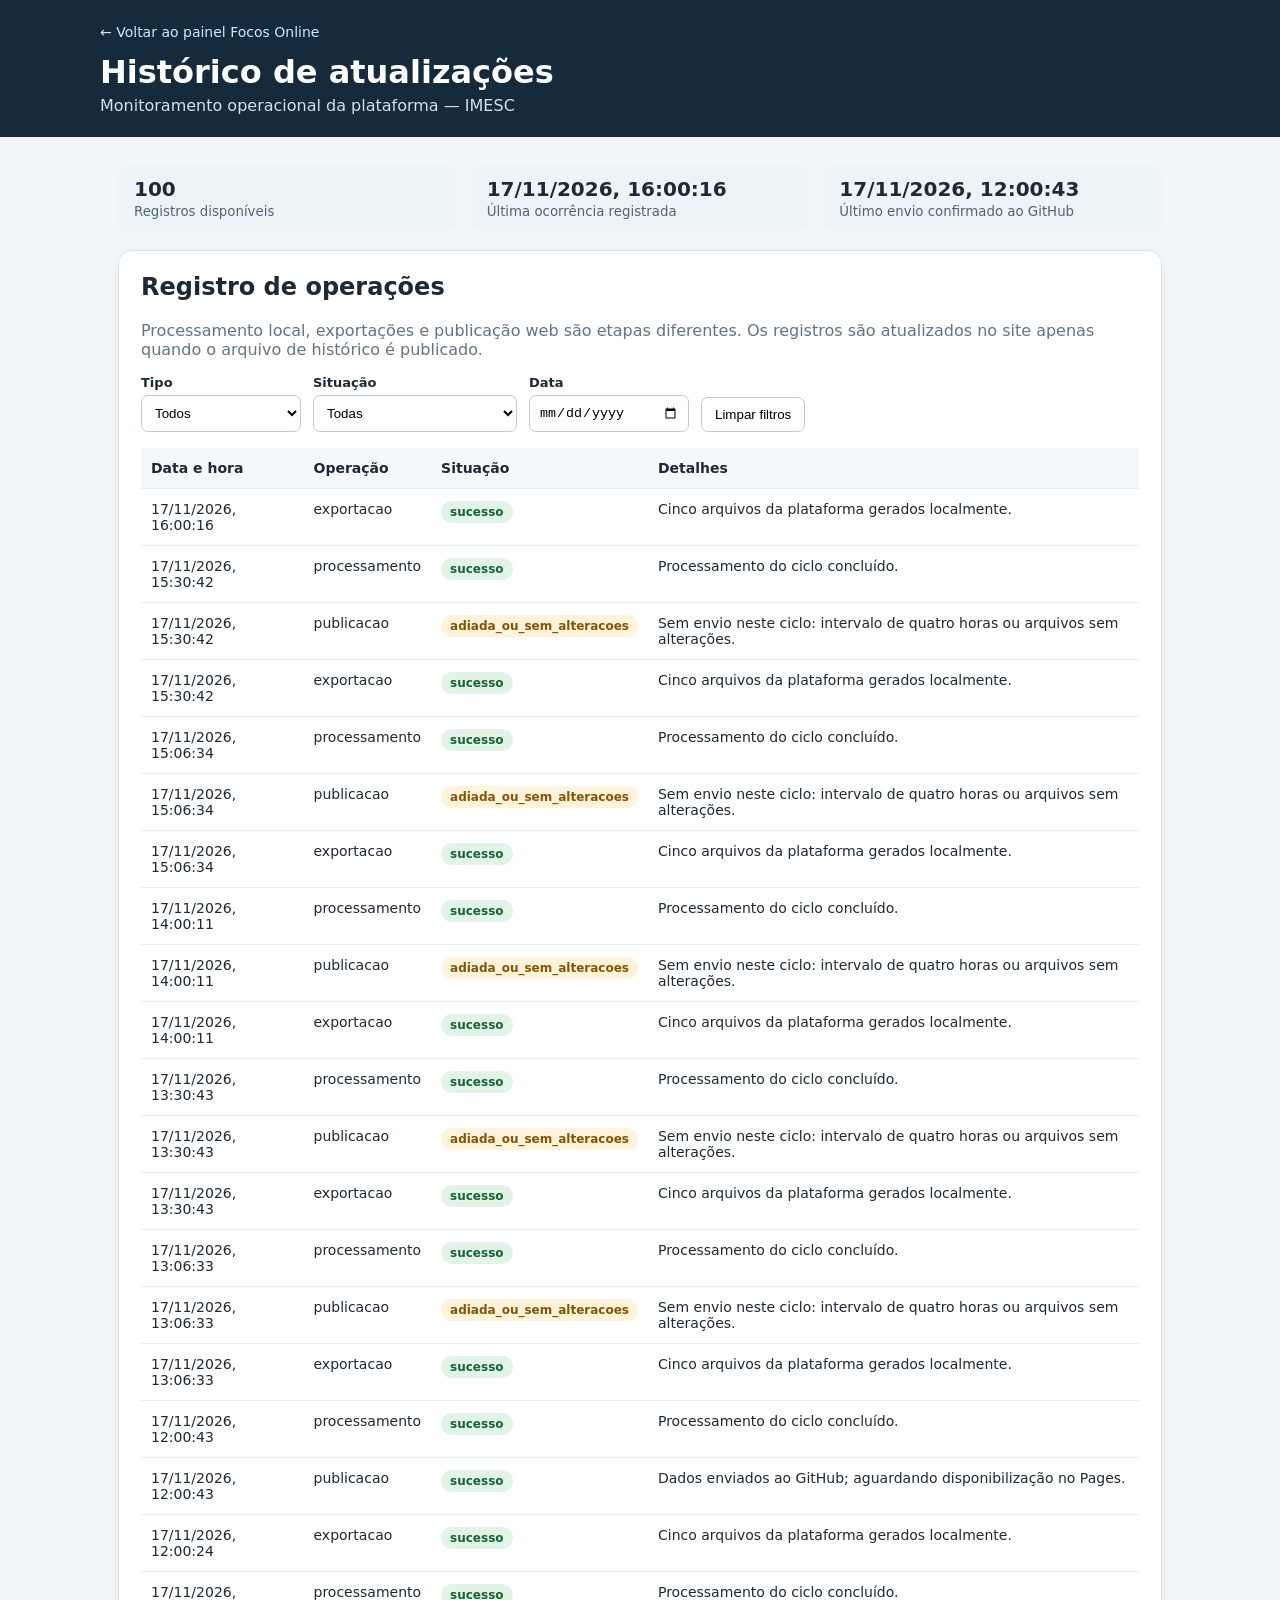
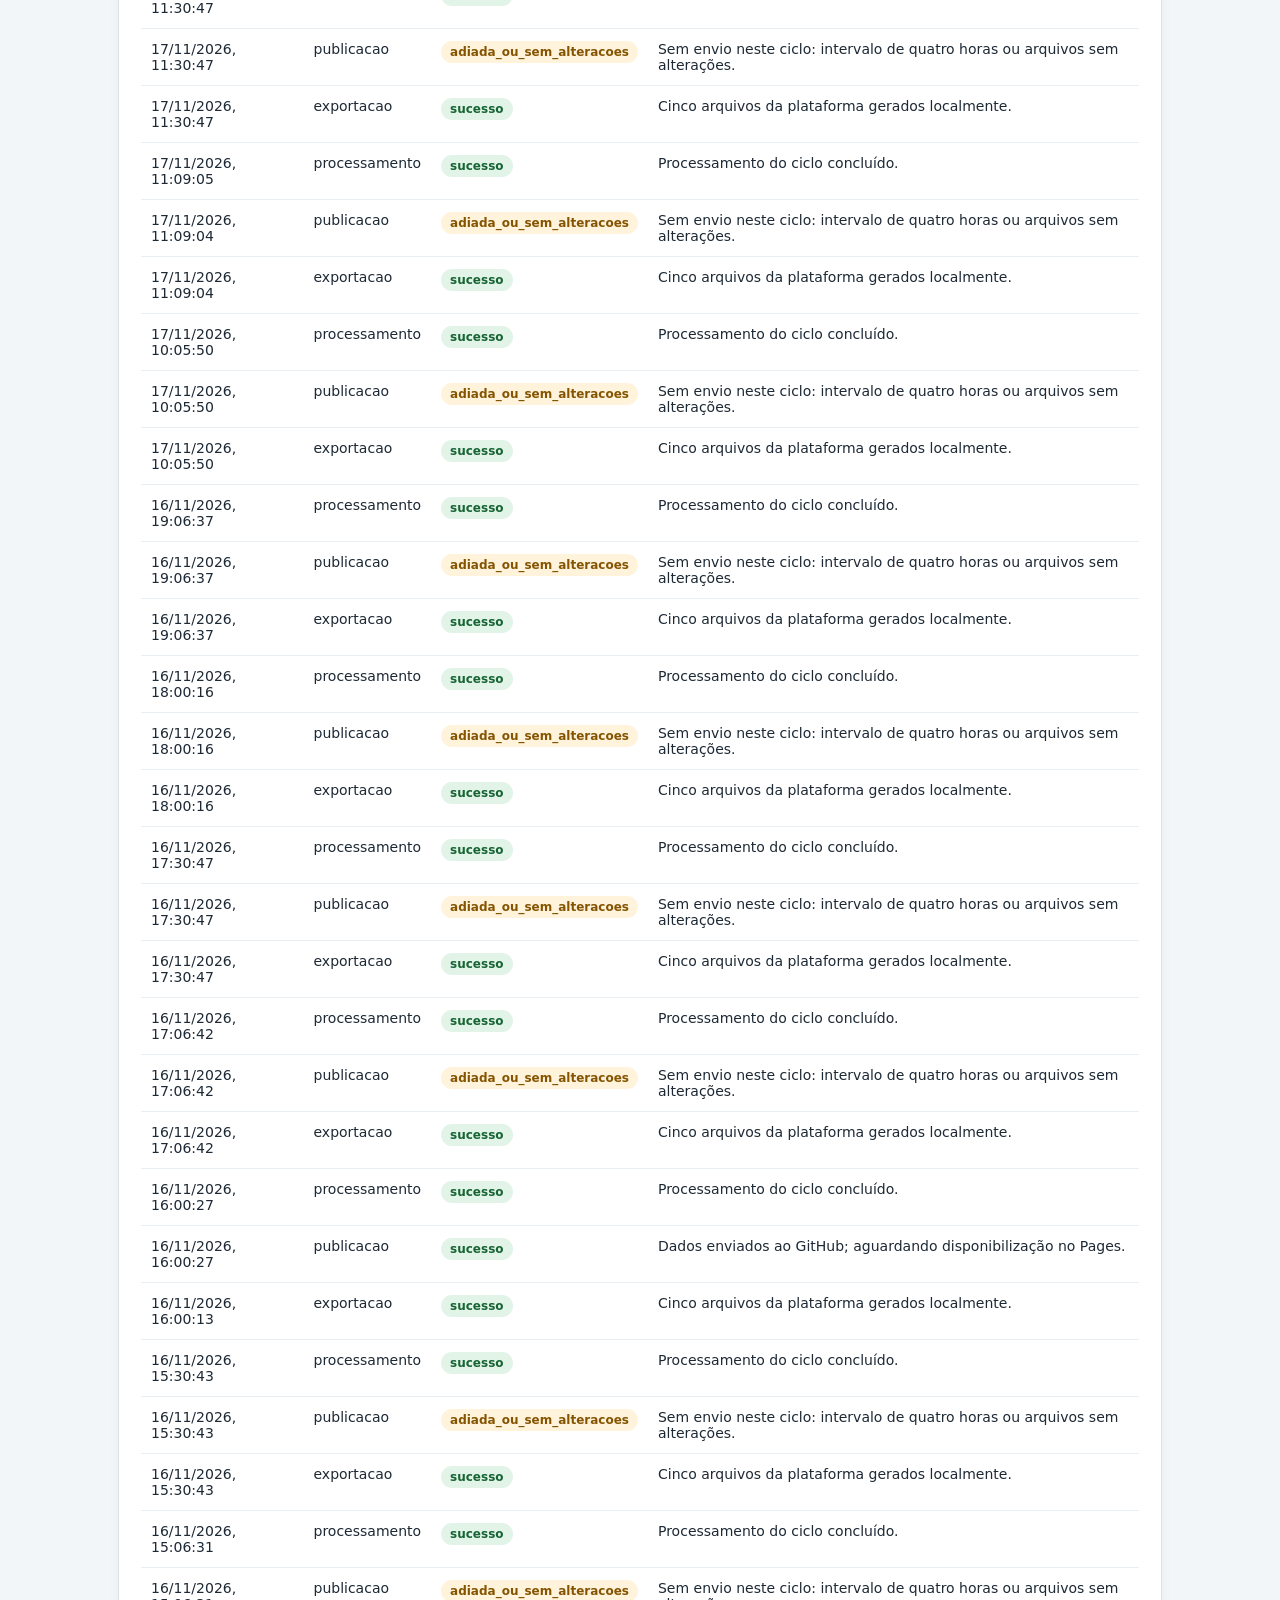
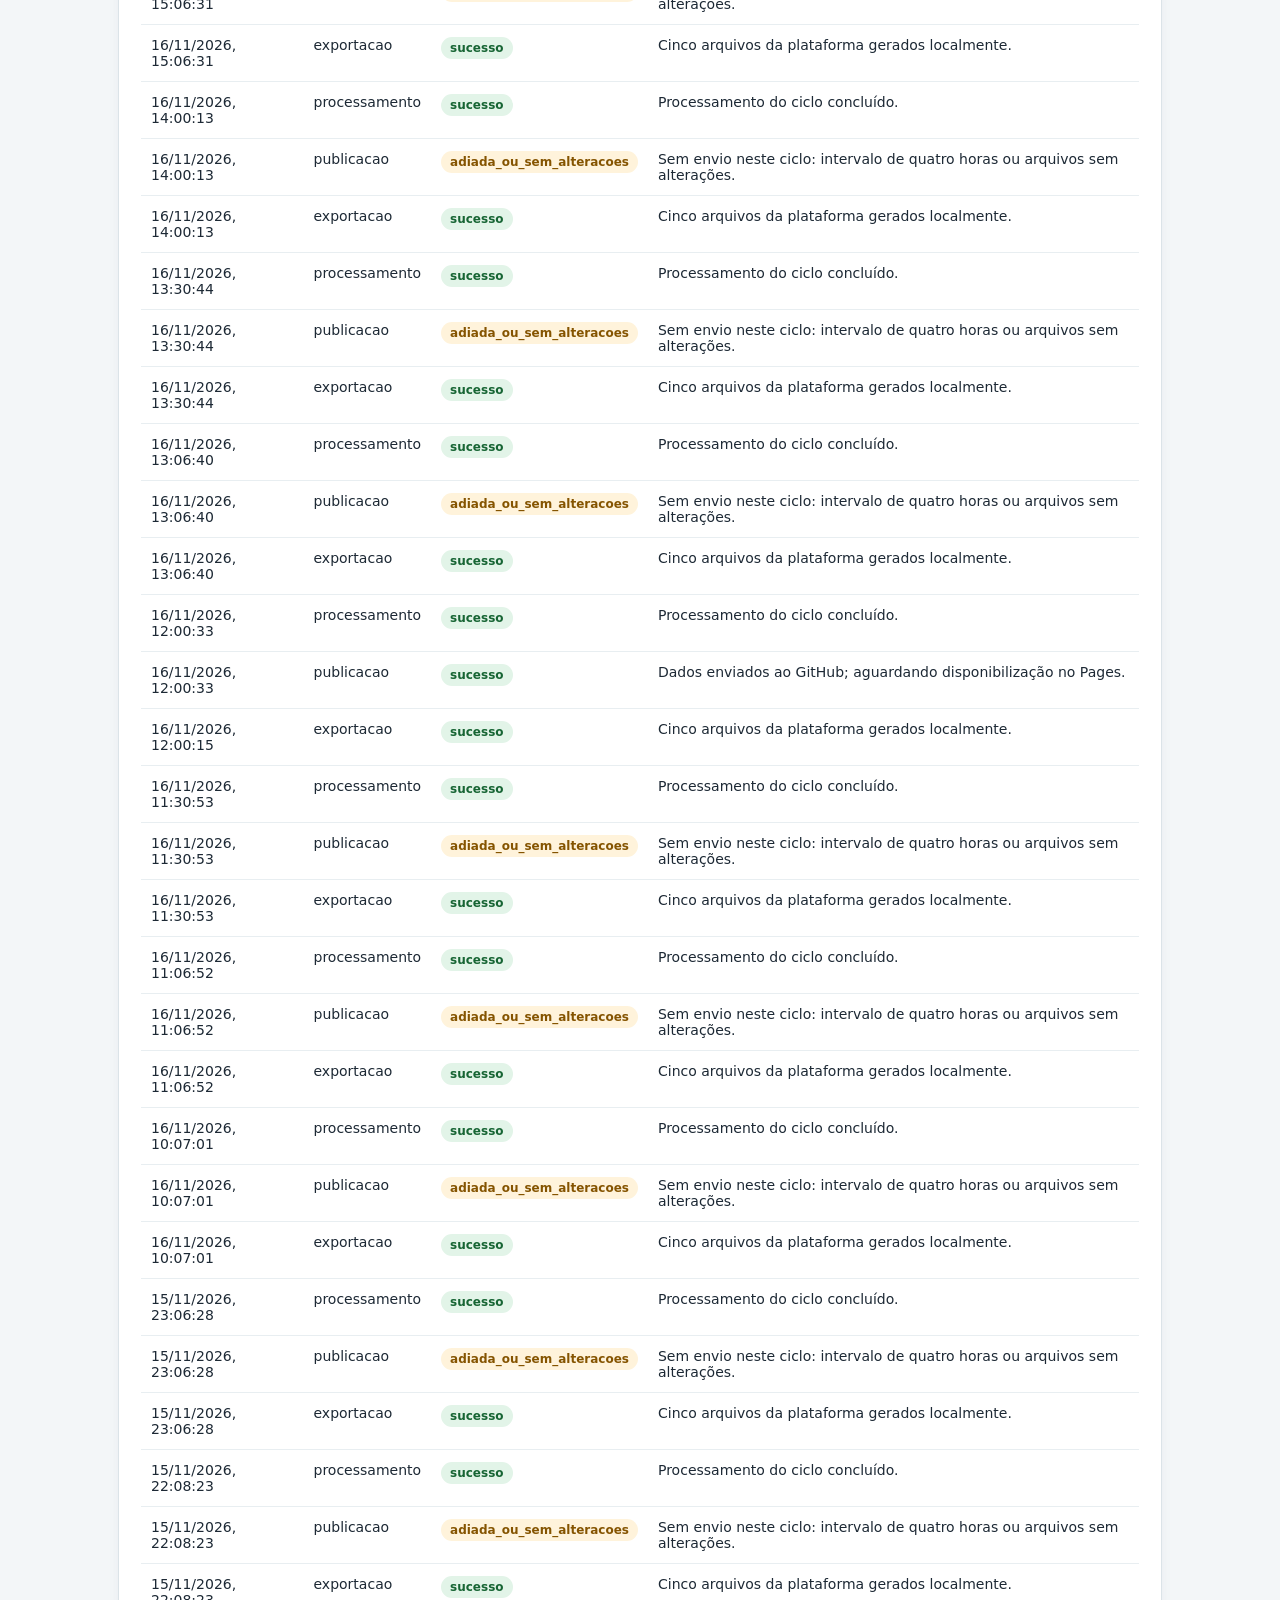
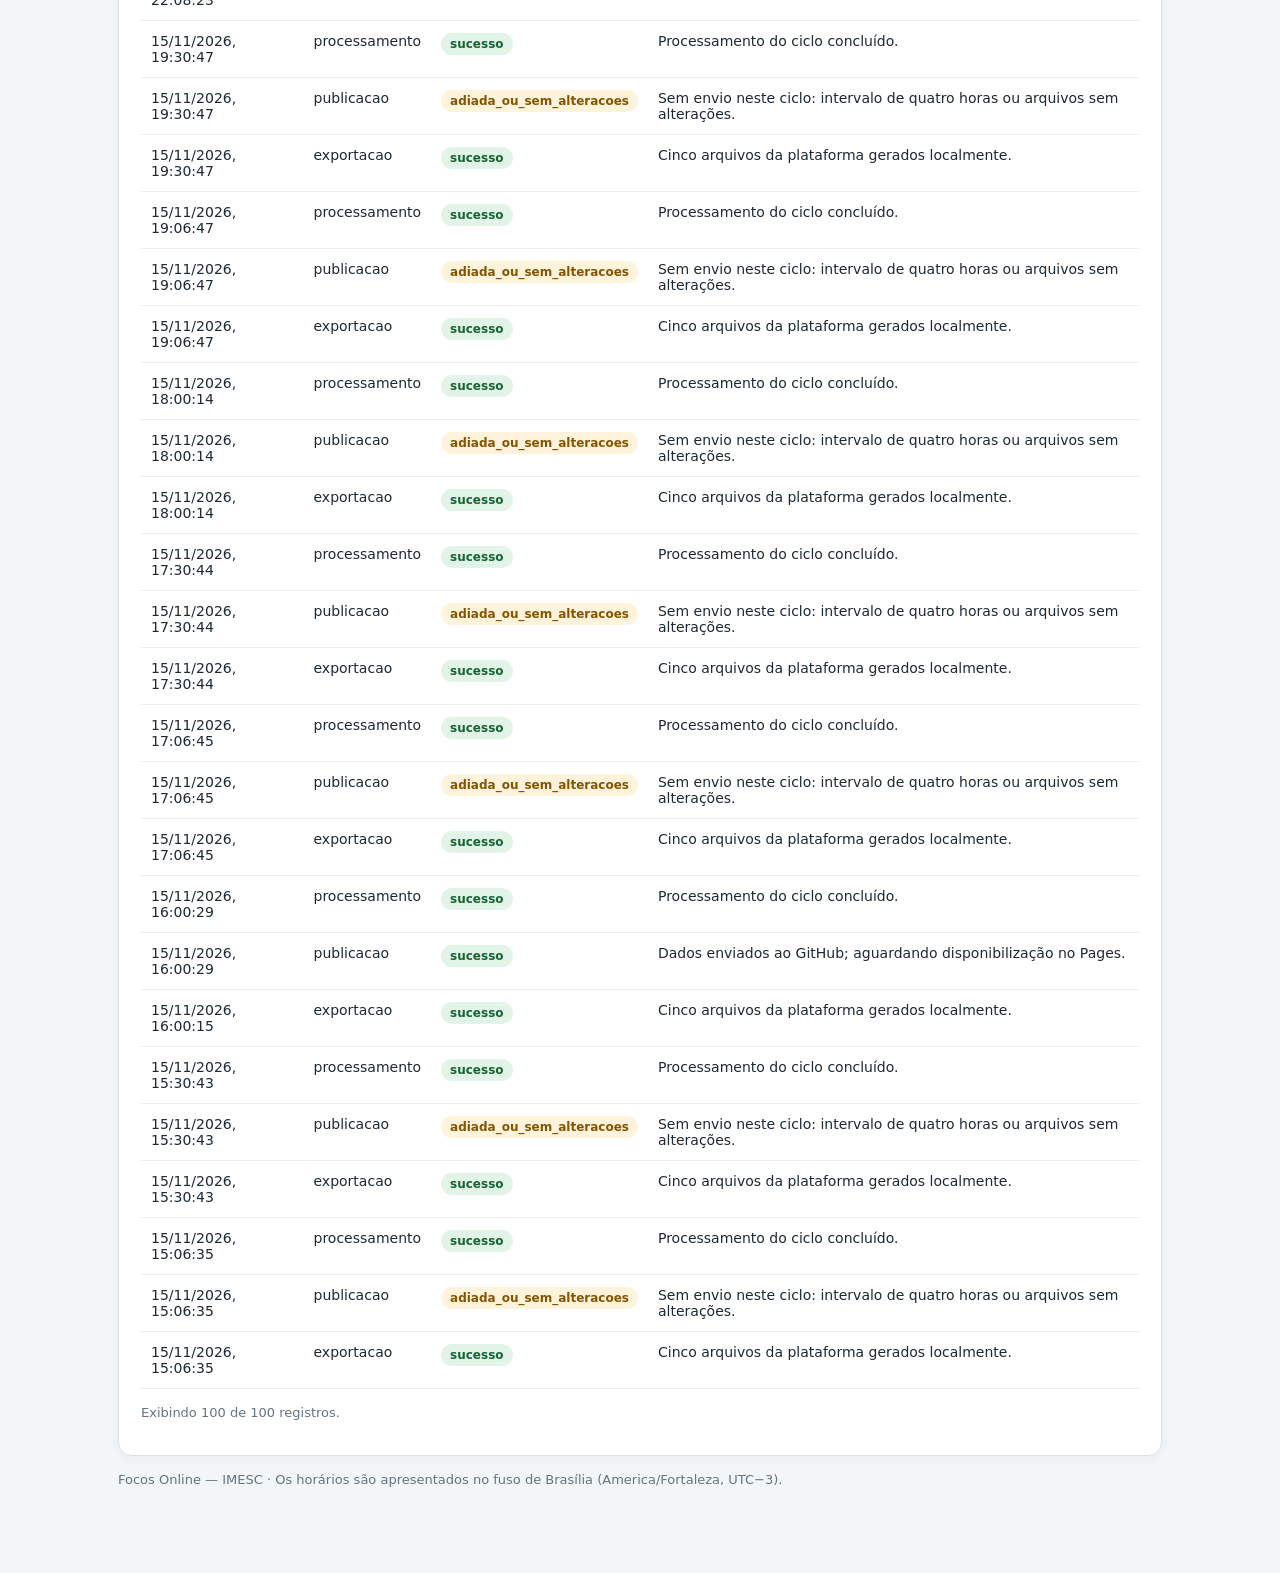
<file: docs/historico.html>
<!doctype html>
<html lang="pt-BR">
<head>
<meta charset="utf-8"><meta name="viewport" content="width=device-width, initial-scale=1">
<title>Histórico de atualizações | Focos Online — IMESC</title>
<style>
:root{font-family:system-ui,-apple-system,'Segoe UI',sans-serif;color:#1d2935;background:#f3f6f8;color-scheme:light}*{box-sizing:border-box}body{margin:0}header{background:#152b3c;color:#fff;padding:22px max(18px,calc((100vw - 1080px)/2))}header a{color:#c9e9fc;text-decoration:none;font-size:14px}header h1{margin:12px 0 5px;font-size:clamp(23px,3vw,32px)}header p{color:#d4e1e9;margin:0}main{max-width:1080px;margin:28px auto;padding:0 18px 45px}.panel{background:#fff;border:1px solid #dbe3e8;border-radius:14px;padding:22px;box-shadow:0 3px 12px #162b3b0b}.summary{display:flex;flex-wrap:wrap;gap:14px;margin-bottom:18px}.metric{background:#edf4f7;padding:12px 16px;border-radius:10px;flex:1;min-width:160px}.metric strong{display:block;font-size:20px}.metric small{color:#526473}.filters{display:flex;flex-wrap:wrap;gap:12px;align-items:end;margin:16px 0}.filters label{display:grid;gap:5px;font-size:13px;font-weight:650}.filters select,.filters input{border:1px solid #bfcbd3;padding:9px;border-radius:7px;background:white;min-width:160px}.table-wrap{overflow:auto}table{width:100%;border-collapse:collapse;font-size:14px}th,td{padding:12px 10px;text-align:left;border-bottom:1px solid #e8eef1;vertical-align:top}th{background:#f5f8fa;white-space:nowrap}.status{display:inline-flex;align-items:center;border-radius:99px;padding:4px 9px;font-size:12px;font-weight:700;background:#eef1f5;color:#34485a}.status.ok{background:#e2f4e8;color:#176534}.status.error{background:#ffe8e5;color:#a12821}.status.wait{background:#fff3db;color:#855400}.muted{color:#637483}.empty{padding:22px;text-align:center;color:#637483}.footer{margin-top:16px;color:#637483;font-size:13px}button{cursor:pointer;border:1px solid #bfcbd3;background:#fff;border-radius:7px;padding:9px 13px}button:hover{background:#f1f5f7}@media(max-width:600px){.panel{padding:14px}td,th{padding:9px 7px}}
</style>
</head>
<body>
<header><a href="index.html">← Voltar ao painel Focos Online</a><h1>Histórico de atualizações</h1><p>Monitoramento operacional da plataforma — IMESC</p></header>
<main><section class="summary" aria-label="Resumo"><div class="metric"><strong id="total">—</strong><small>Registros disponíveis</small></div><div class="metric"><strong id="last">—</strong><small>Última ocorrência registrada</small></div><div class="metric"><strong id="publication">—</strong><small>Último envio confirmado ao GitHub</small></div></section><section class="panel"><h2 style="margin-top:0">Registro de operações</h2><p class="muted">Processamento local, exportações e publicação web são etapas diferentes. Os registros são atualizados no site apenas quando o arquivo de histórico é publicado.</p><div class="filters"><label>Tipo<select id="type"><option value="">Todos</option></select></label><label>Situação<select id="state"><option value="">Todas</option></select></label><label>Data<input id="date" type="date"></label><button id="reset" type="button">Limpar filtros</button></div><div class="table-wrap"><table><thead><tr><th>Data e hora</th><th>Operação</th><th>Situação</th><th>Detalhes</th></tr></thead><tbody id="rows"><tr><td colspan="4" class="empty">Carregando histórico...</td></tr></tbody></table></div><p id="count" class="footer"></p></section><p class="footer">Focos Online — IMESC · Os horários são apresentados no fuso de Brasília (America/Fortaleza, UTC−3).</p></main>
<script>
(()=>{'use strict';const $=id=>document.getElementById(id);let eventos=[];const text=(v)=>String(v??'—');const when=v=>{if(!v)return '—';const d=new Date(v);return Number.isNaN(d.getTime())?text(v):new Intl.DateTimeFormat('pt-BR',{dateStyle:'short',timeStyle:'medium',timeZone:'America/Fortaleza'}).format(d)};const normalize=v=>text(v).toLowerCase();const kind=v=>{const s=normalize(v);return /sucesso|success|publicado|conclu/.test(s)?'ok':/erro|error|falha|failed/.test(s)?'error':/aguard|ignorado|skip|intervalo|adiad/.test(s)?'wait':''};const td=(value,cls)=>{const c=document.createElement('td');c.textContent=text(value);if(cls)c.className=cls;return c};const uniq=(key)=>[...new Set(eventos.map(e=>text(e[key])).filter(v=>v!=='—'))].sort((a,b)=>a.localeCompare(b,'pt-BR'));function render(){const tipo=$('type').value,situacao=$('state').value,data=$('date').value;const arr=eventos.filter(e=>(!tipo||text(e.tipo)===tipo)&&(!situacao||text(e.situacao)===situacao)&&(!data||String(e.data_hora||'').slice(0,10)===data));const tbody=$('rows');tbody.replaceChildren();if(!arr.length){const tr=document.createElement('tr');const c=td('Nenhum registro encontrado.','empty');c.colSpan=4;tr.append(c);tbody.append(tr)}for(const e of arr){const tr=document.createElement('tr');tr.append(td(when(e.data_hora)),td(e.tipo));const s=td(e.situacao);const badge=document.createElement('span');badge.className='status '+kind(e.situacao);badge.textContent=text(e.situacao);s.replaceChildren(badge);tr.append(s,td(e.mensagem));tbody.append(tr)}$('count').textContent=`Exibindo ${arr.length} de ${eventos.length} registros.`}async function init(){try{const r=await fetch('data/historico_atualizacoes.json',{cache:'no-store'});if(!r.ok)throw Error(`HTTP ${r.status}`);const j=await r.json();eventos=Array.isArray(j.historico)?j.historico:[];eventos.sort((a,b)=>new Date(b.data_hora||0)-new Date(a.data_hora||0));$('total').textContent=eventos.length.toLocaleString('pt-BR');$('last').textContent=when(eventos[0]?.data_hora);const lastPub=eventos.find(e=>/publica|github/i.test(text(e.tipo))&&/sucesso|success|publicado|enviado/i.test(text(e.situacao)+' '+text(e.mensagem)));$('publication').textContent=lastPub?when(lastPub.data_hora):'Não registrado';for(const [id,key] of [['type','tipo'],['state','situacao']]){for(const v of uniq(key)){const opt=document.createElement('option');opt.value=v;opt.textContent=v;$(id).append(opt)}$(id).addEventListener('change',render)}$('date').addEventListener('change',render);$('reset').addEventListener('click',()=>{$('type').value='';$('state').value='';$('date').value='';render()});render()}catch(err){$('rows').replaceChildren();const tr=document.createElement('tr');const c=td('Histórico ainda não disponível. Aguarde a próxima publicação ou verifique se data/historico_atualizacoes.json existe.','empty');c.colSpan=4;tr.append(c);$('rows').append(tr);$('count').textContent='Não foi possível carregar o histórico: '+err.message}}init()})();
</script>
</body></html>
</file>
